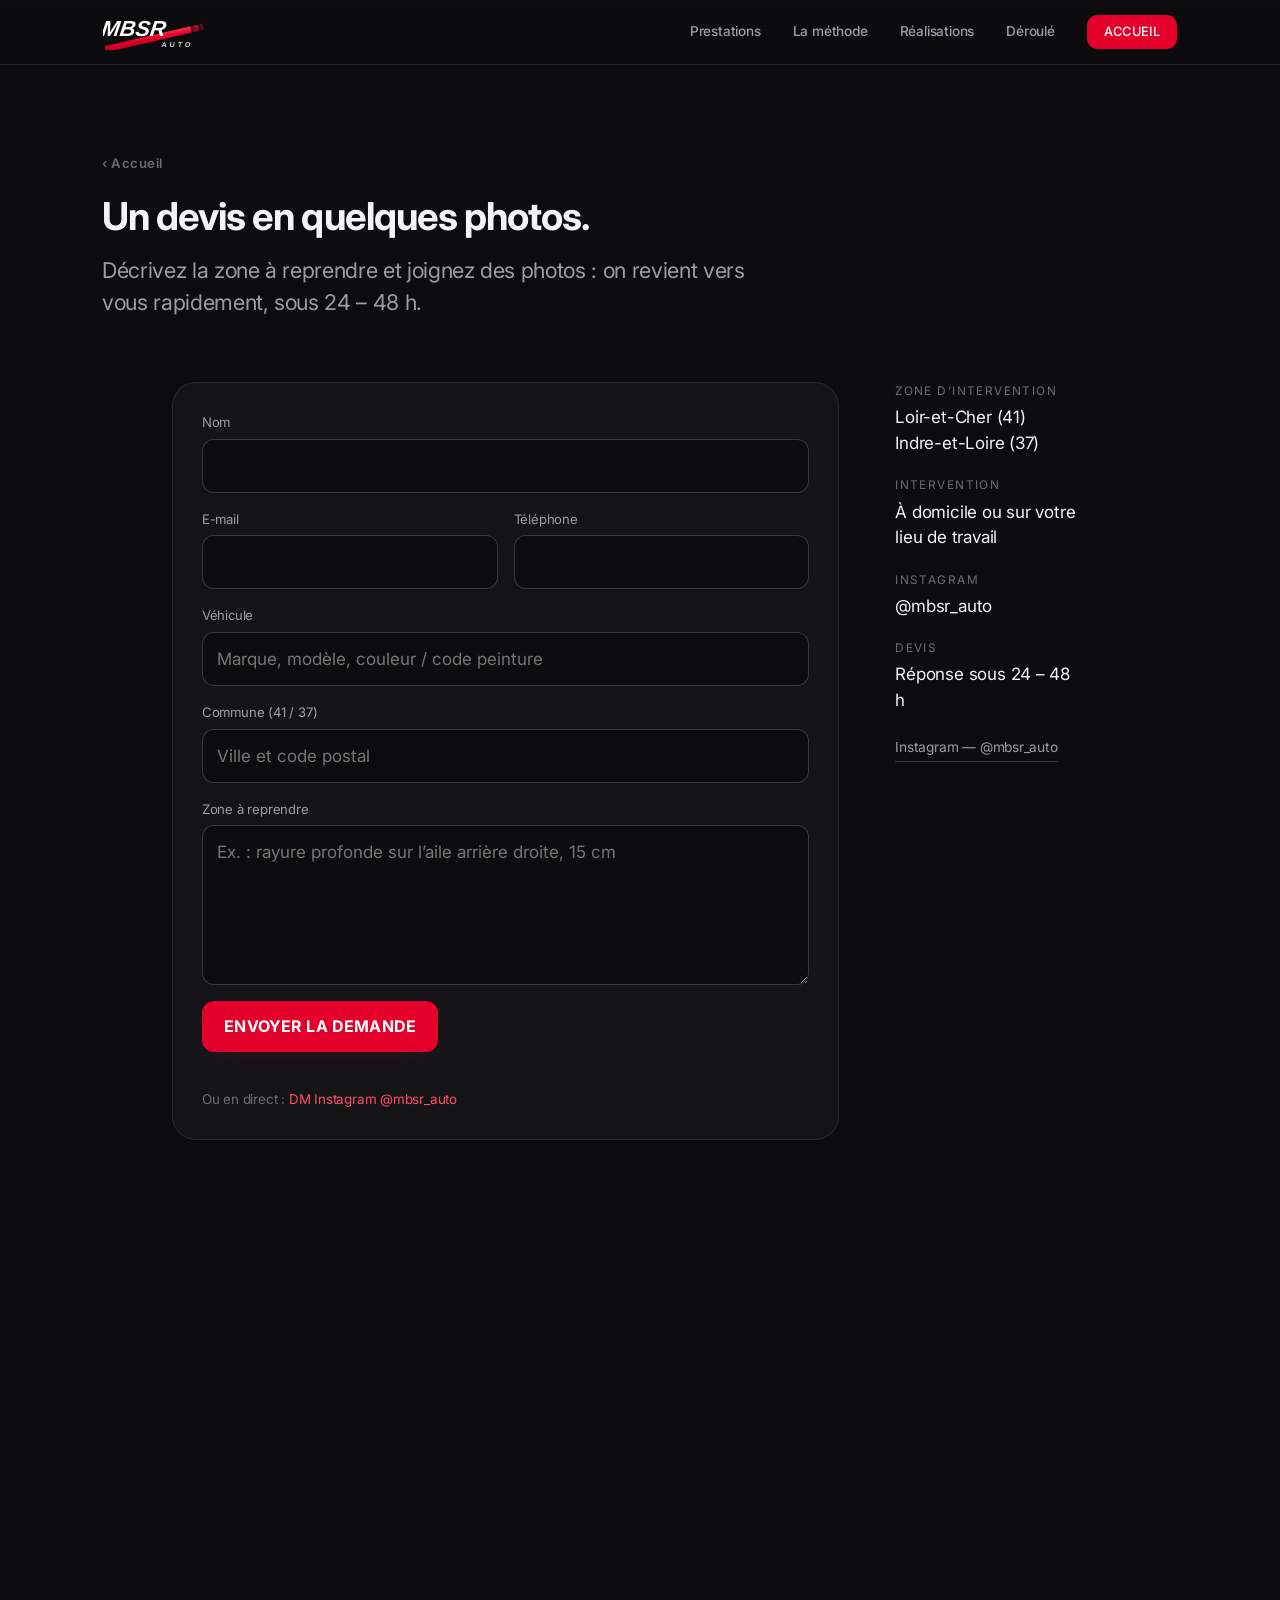
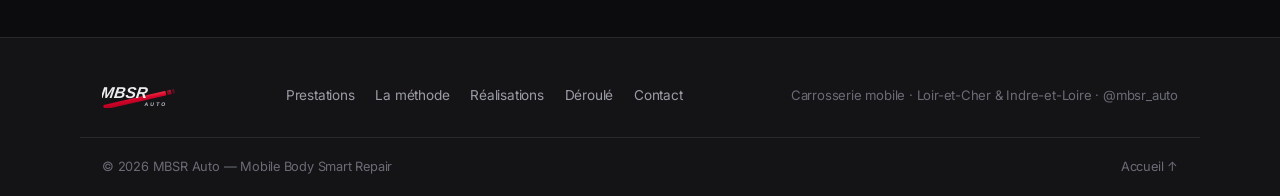
<file: contact.html>
<!DOCTYPE html>
<html lang="fr">
<head>
<meta charset="UTF-8" />
<meta name="viewport" content="width=device-width, initial-scale=1" />
<title>Devis & contact — MBSR Auto</title>
<meta name="description" content="Demandez un devis à MBSR Auto — Mobile Body Smart Repair. Rayures, jantes, retouches peinture, phares. Intervention à domicile en Loir-et-Cher (41) et Indre-et-Loire (37)." />
<meta name="theme-color" content="#0c0c0e" />
<link rel="icon" href="assets/favicon.svg" type="image/svg+xml" />
<link rel="canonical" href="https://mbsr-lilac.vercel.app/contact" />
<meta property="og:title" content="Devis & contact — MBSR Auto" />
<meta property="og:description" content="Demandez un devis : rayures, jantes, retouches peinture. On intervient chez vous en 41 et 37." />
<meta property="og:image" content="assets/img/redpaint.jpg" />
<meta property="og:type" content="website" />
<meta property="og:locale" content="fr_FR" />
<link rel="preconnect" href="https://fonts.googleapis.com" />
<link rel="preconnect" href="https://fonts.gstatic.com" crossorigin />
<link href="https://fonts.googleapis.com/css2?family=Inter:wght@400;500;600;700;800&display=swap" rel="stylesheet" />
<link rel="stylesheet" href="assets/styles.css?v=8" />
</head>
<body>
<a class="skip-link" href="#main">Aller au contenu</a>

<header class="hd stuck" id="hd">
  <div class="hd-in">
    <a href="/" class="hd-logo" aria-label="MBSR Auto — accueil">
      <img src="assets/logo-mbsr.svg" alt="MBSR Auto — Mobile Body Smart Repair" width="140" height="48" />
    </a>
    <nav class="nav" id="nav" aria-label="Navigation principale">
      <a href="/#prestations">Prestations</a>
      <a href="/#methode">La méthode</a>
      <a href="/#realisations">Réalisations</a>
      <a href="/#etapes">Déroulé</a>
      <a href="/" class="nav-cta">Accueil</a>
    </nav>
    <button class="burger" id="burger" aria-expanded="false" aria-controls="nav" aria-label="Menu"><span></span><span></span></button>
  </div>
</header>

<main id="main">
<span id="top"></span>

<section class="contact contact-page">
  <div class="narrow">
    <p class="backrow"><a href="/" class="back-lk">‹ Accueil</a></p>
    <h2>Un devis en quelques photos.</h2>
    <p class="big-p">Décrivez la zone à reprendre et joignez des photos : on revient vers vous rapidement, sous 24 – 48 h.</p>
  </div>

  <div class="contact-grid">
    <form class="cform" id="cform" novalidate>
      <div class="fld"><label for="f-name">Nom</label><input id="f-name" name="name" type="text" autocomplete="name" required /></div>
      <div class="fld2">
        <div class="fld"><label for="f-email">E-mail</label><input id="f-email" name="email" type="email" autocomplete="email" required /></div>
        <div class="fld"><label for="f-phone">Téléphone</label><input id="f-phone" name="phone" type="tel" autocomplete="tel" /></div>
      </div>
      <div class="fld"><label for="f-veh">Véhicule</label><input id="f-veh" name="vehicle" type="text" placeholder="Marque, modèle, couleur / code peinture" /></div>
      <div class="fld"><label for="f-city">Commune (41 / 37)</label><input id="f-city" name="city" type="text" placeholder="Ville et code postal" /></div>
      <div class="fld"><label for="f-msg">Zone à reprendre</label><textarea id="f-msg" name="message" rows="5" placeholder="Ex. : rayure profonde sur l’aile arrière droite, 15 cm" required></textarea></div>
      <button type="submit" class="btn">Envoyer la demande</button>
      <p class="fnote" id="fnote" role="status"></p>
      <p class="falt">Ou en direct : <a href="https://www.instagram.com/mbsr_auto/" target="_blank" rel="noopener">DM Instagram @mbsr_auto</a></p>
    </form>

    <aside class="cinfo">
      <dl>
        <div><dt>Zone d’intervention</dt><dd>Loir-et-Cher (41)<br />Indre-et-Loire (37)</dd></div>
        <div><dt>Intervention</dt><dd>À domicile ou sur votre lieu de travail</dd></div>
        <div><dt>Instagram</dt><dd><a href="https://www.instagram.com/mbsr_auto/" target="_blank" rel="noopener">@mbsr_auto</a></dd></div>
        <div><dt>Devis</dt><dd>Réponse sous 24 – 48 h</dd></div>
      </dl>
      <div class="socials">
        <a href="https://www.instagram.com/mbsr_auto/" target="_blank" rel="noopener">Instagram — @mbsr_auto</a>
      </div>
    </aside>
  </div>

  <div class="map">
    <iframe title="Zone d’intervention — Loir-et-Cher et Indre-et-Loire" loading="lazy" referrerpolicy="no-referrer-when-downgrade"
      src="https://www.openstreetmap.org/export/embed.html?bbox=0.35%2C47.00%2C1.75%2C47.75&layer=mapnik&marker=47.37%2C1.05"></iframe>
  </div>
</section>
</main>

<footer class="ft">
  <div class="ft-in">
    <img src="assets/logo-mbsr.svg" alt="MBSR Auto" width="132" height="42" />
    <nav class="ft-nav" aria-label="Pied de page">
      <a href="/#prestations">Prestations</a><a href="/#methode">La méthode</a><a href="/#realisations">Réalisations</a><a href="/#etapes">Déroulé</a><a href="/contact">Contact</a>
    </nav>
    <p class="ft-meta">Carrosserie mobile · Loir-et-Cher &amp; Indre-et-Loire · <a href="https://www.instagram.com/mbsr_auto/" target="_blank" rel="noopener">@mbsr_auto</a></p>
  </div>
  <div class="ft-bot"><p>© <span id="year"></span> MBSR Auto — Mobile Body Smart Repair</p><p><a href="/">Accueil ↑</a></p></div>
</footer>

<script src="assets/main.js?v=6" defer></script>
</body>
</html>
</file>
<file: assets/styles.css>
/* ===================== Tokens (dark · sport red) ===================== */
:root {
  --bg: #0c0c0e;
  --bg-alt: #141417;
  --bg-3: #1a1a1e;
  --ink: #f4f4f6;
  --ink-2: #9c9ca6;
  --ink-3: #6b6b76;
  --hair: rgba(255, 255, 255, .09);
  --hair-2: rgba(255, 255, 255, .18);
  --sec: #0c0c0e;
  --sec-2: #101014;
  --accent: #e4002b;
  --accent-2: #ff4d5f;
  --accent-ink: #ffffff;
  --accent-glow: rgba(228, 0, 43, .18);
  --wrap: 1120px;
  --narrow: 720px;
  --font: "Inter", -apple-system, BlinkMacSystemFont, "Segoe UI", Roboto, "Helvetica Neue", Arial, sans-serif;
  --ease: cubic-bezier(.28, .11, .32, 1);
  --r: 24px;
}
* { box-sizing: border-box; }
html { -webkit-text-size-adjust: 100%; scroll-behavior: smooth; scroll-padding-top: 80px; color-scheme: dark; }
@media (prefers-reduced-motion: reduce) { html { scroll-behavior: auto; } }
body {
  margin: 0; background: var(--bg); color: var(--ink);
  font-family: var(--font); font-size: 17px; line-height: 1.55;
  letter-spacing: -.012em; -webkit-font-smoothing: antialiased; text-rendering: optimizeLegibility;
  overflow-x: hidden;
}
img, svg, iframe { display: block; max-width: 100%; }
a { color: inherit; text-decoration: none; }
h1, h2, h3 { margin: 0; font-weight: 700; letter-spacing: -.03em; line-height: 1.05; }
h1 { font-size: clamp(2.7rem, 1.5rem + 4.6vw, 5rem); font-weight: 800; }
h2 { font-size: clamp(1.65rem, 1.15rem + 2vw, 2.4rem); letter-spacing: -.025em; }
h3 { font-size: 1.15rem; letter-spacing: -.02em; }
p { margin: 0; }

.skip-link { position: absolute; left: 12px; top: -60px; z-index: 200; background: var(--accent); color: var(--accent-ink); padding: 10px 16px; border-radius: 10px; font-weight: 600; transition: top .2s var(--ease); }
.skip-link:focus { top: 12px; }
:focus-visible { outline: 2px solid var(--accent); outline-offset: 3px; border-radius: 6px; }

.eyebrow { font-size: .72rem; font-weight: 700; letter-spacing: .2em; text-transform: uppercase; color: var(--accent-2); margin: 0 0 1rem; }
.eyebrow::before { content: ""; display: inline-block; width: 22px; height: 2px; background: var(--accent); vertical-align: middle; margin-right: .7rem; transform: translateY(-1px); }
.big-p { font-size: clamp(1.05rem, 1rem + .5vw, 1.35rem); line-height: 1.46; color: var(--ink-2); letter-spacing: -.016em; }
.sec-head { max-width: var(--wrap); margin: 0 auto clamp(2rem, 1.6rem + 2vw, 3rem); padding: 0 22px; }
.sec-head h2 { max-width: 20ch; }
.narrow { max-width: var(--wrap); margin: 0 auto; padding-inline: 22px; }
.narrow h2 { max-width: 20ch; }
.narrow .big-p { margin: 1.2rem 0 0; max-width: 52ch; }

.lk { color: var(--accent-2); font-weight: 600; letter-spacing: -.01em; }
.lk:hover { text-decoration: underline; text-underline-offset: 3px; }
.btn {
  display: inline-flex; align-items: center; justify-content: center;
  padding: .82rem 1.4rem; border-radius: 12px; font: inherit; font-weight: 700; font-size: 1rem;
  letter-spacing: .01em; text-transform: uppercase;
  background: var(--accent); color: var(--accent-ink); border: 0; cursor: pointer;
  box-shadow: 0 8px 24px -10px var(--accent-glow);
  transition: filter .18s var(--ease), transform .18s var(--ease);
}
.btn:hover { filter: brightness(1.1); }
.btn:active { transform: scale(.98); }

/* ===================== Header (barre en haut → îlot flottant au scroll) ===================== */
.hd { position: sticky; top: 0; z-index: 100; padding-top: 0; background: linear-gradient(180deg, rgba(12, 12, 14, .92), rgba(12, 12, 14, 0)); transition: background .3s var(--ease), padding-top .32s var(--ease); }
.hd.stuck { background: transparent; padding-top: 16px; }
.hd-in {
  max-width: var(--wrap); margin: 0 auto; padding: 0 22px; height: 64px;
  display: flex; align-items: center; justify-content: space-between; gap: 1.5rem;
  border: 1px solid transparent; border-radius: 0;
  transition: max-width .42s var(--ease), height .3s var(--ease),
    padding .3s var(--ease), background .3s var(--ease), border-color .3s var(--ease),
    border-radius .42s var(--ease), box-shadow .3s var(--ease);
}
.hd.stuck .hd-in {
  max-width: min(960px, calc(100% - 28px));
  height: 54px; padding: 0 12px 0 20px;
  background: rgba(19, 19, 23, .72); backdrop-filter: saturate(180%) blur(22px);
  border-color: var(--hair-2); border-radius: 100px;
  box-shadow: 0 16px 38px -16px rgba(0, 0, 0, .7);
}
.hd-logo img { height: 36px; width: auto; }
.nav { display: flex; align-items: center; gap: 2rem; }
.nav > a { font-size: .85rem; font-weight: 500; color: var(--ink-2); transition: color .15s var(--ease); }
.nav > a:hover { color: var(--ink); }
.nav-cta { padding: .42rem 1.05rem; background: var(--accent); color: var(--accent-ink) !important; border-radius: 10px; font-weight: 700; text-transform: uppercase; letter-spacing: .03em; font-size: .8rem !important; }
.nav-cta:hover { filter: brightness(1.1); }
.burger { display: none; width: 40px; height: 40px; border: 1px solid var(--hair-2); border-radius: 10px; background: transparent; cursor: pointer; padding: 0; }
.burger span { display: block; width: 17px; height: 1.5px; background: var(--ink); margin: 3px auto; transition: transform .25s var(--ease), opacity .2s var(--ease); }
.burger[aria-expanded="true"] span:nth-child(1) { transform: translateY(2.3px) rotate(45deg); }
.burger[aria-expanded="true"] span:nth-child(2) { transform: translateY(-2.3px) rotate(-45deg); }

/* ===================== Hero ===================== */
.hero {
  position: relative; overflow: hidden; isolation: isolate;
  min-height: min(88vh, 760px);
  display: flex; align-items: flex-end;
  padding: 0; text-align: left;
}
.hero-bg {
  position: absolute; inset: 0; z-index: -2;
  width: 100%; height: 100%;
  object-fit: cover; object-position: 50% 45%;
  will-change: transform;
}
.hero::after {
  content: ""; position: absolute; inset: 0; z-index: -1; pointer-events: none;
  background:
    linear-gradient(to right, rgba(9,9,11,.92) 0%, rgba(9,9,11,.6) 34%, rgba(9,9,11,.06) 66%, rgba(9,9,11,0) 100%),
    linear-gradient(to top, var(--bg) 0%, rgba(9,9,11,.86) 15%, rgba(9,9,11,.22) 45%, rgba(9,9,11,.1) 70%, rgba(9,9,11,.4) 100%),
    radial-gradient(58% 46% at 24% 64%, var(--accent-glow), rgba(228,0,43,0) 72%);
}
.hero-text {
  position: relative; z-index: 1;
  width: 100%; max-width: var(--wrap); margin: 0 auto;
  padding: clamp(3rem, 2rem + 6vw, 6rem) 22px clamp(2.6rem, 1.8rem + 4vw, 4.4rem);
}
.hero .eyebrow::before { display: none; }
.hero h1 { position: relative; max-width: 16ch; font-size: clamp(2.5rem, 1.4rem + 4.4vw, 4.6rem); letter-spacing: -.04em; text-wrap: balance; text-transform: uppercase; }

@supports ((-webkit-background-clip: text) or (background-clip: text)) {
  .hero h1.shine {
    background-image: linear-gradient(100deg, var(--ink) 42%, #ffd7dd 49%, #fff 52%, var(--ink) 60%);
    background-size: 300% 100%;
    background-position: 130% 0;
    -webkit-background-clip: text; background-clip: text;
    -webkit-text-fill-color: transparent; color: transparent;
    animation: shine 1.9s var(--ease) .45s 1 both;
  }
}
@keyframes shine { to { background-position: -40% 0; } }

.sparkles { position: absolute; z-index: 1; inset: 0; pointer-events: none; }
.sparkles i {
  position: absolute; left: var(--x); top: var(--y);
  width: var(--s); height: var(--s); opacity: 0;
  background:
    radial-gradient(circle, rgba(255,255,255,.95) 0 12%, transparent 46%),
    conic-gradient(from 0deg, transparent 0 8%, rgba(255,120,135,.92) 12%, transparent 16% 33%, rgba(255,120,135,.92) 37%, transparent 41% 58%, rgba(255,120,135,.92) 62%, transparent 66% 83%, rgba(255,120,135,.92) 87%, transparent 91%);
  filter: drop-shadow(0 0 5px rgba(228, 0, 43, .8));
  animation: twinkle var(--d, 4.5s) ease-in-out var(--delay, 0s) infinite;
}
@keyframes twinkle {
  0%, 100% { opacity: 0; transform: scale(.3) rotate(0deg); }
  45%, 55% { opacity: .85; transform: scale(1) rotate(25deg); }
}
@media (prefers-reduced-motion: reduce) {
  .hero h1.shine { animation: none; }
  .sparkles { display: none; }
}
.hero-sub { margin: 1.1rem 0 0; max-width: 44ch; font-size: clamp(1.05rem, 1rem + .45vw, 1.3rem); font-weight: 500; color: var(--ink); opacity: .92; letter-spacing: -.02em; line-height: 1.4; text-shadow: 0 1px 20px rgba(0, 0, 0, .5); }
.hero-links { margin-top: 1.4rem; display: flex; gap: 1.4rem; justify-content: flex-start; align-items: center; flex-wrap: wrap; font-size: 1rem; }

/* ===================== Sections base ===================== */
.crafts, .atelier, .gallery, .sinistre, .contact, .cta {
  padding: clamp(3.4rem, 2.6rem + 4vw, 5.8rem) 0;
  border-top: 1px solid var(--hair);
}
.crafts, .gallery { background: var(--sec-2); }        /* fonds alternés très discrets */
.atelier, .sinistre { background: var(--sec); }

/* ---- Prestations ---- */
.crafts-inner { max-width: var(--wrap); margin: 0 auto; padding: 0 22px; }
.crafts-inner h2 { margin-bottom: clamp(1.8rem, 1.4rem + 2vw, 2.8rem); max-width: 22ch; }
.craft-list { list-style: none; margin: 0; padding: 0; display: grid; grid-template-columns: repeat(3, 1fr); gap: 14px; counter-reset: craft; }
.craft-list li {
  counter-increment: craft;
  position: relative; overflow: hidden;
  background: var(--bg-alt); border: 1px solid var(--hair); border-radius: 18px;
  padding: 1.6rem 1.5rem 1.7rem;
  transition: border-color .25s var(--ease), background .25s var(--ease), transform .25s var(--ease);
}
.craft-list li::after {
  content: counter(craft, decimal-leading-zero);
  position: absolute; top: .9rem; right: 1.1rem;
  font-size: 2.2rem; font-weight: 800; font-style: italic; letter-spacing: -.04em;
  color: rgba(255, 255, 255, .055); transition: color .25s var(--ease);
}
.craft-list li::before {
  content: ""; position: absolute; left: 0; top: 1.5rem; bottom: 1.5rem; width: 3px;
  background: var(--accent); border-radius: 0 3px 3px 0;
  transform: scaleY(0); transform-origin: top; transition: transform .3s var(--ease);
}
.craft-list li:hover { border-color: rgba(228, 0, 43, .45); background: var(--bg-3); transform: translateY(-2px); }
.craft-list li:hover::before { transform: scaleY(1); }
.craft-list li:hover::after { color: rgba(228, 0, 43, .16); }
.craft-list h3 { margin-bottom: .45rem; padding-right: 2.2rem; }
.craft-list p { color: var(--ink-2); font-size: .92rem; }

/* ---- Méthode : image + texte côte à côte ---- */
.atelier-inner { max-width: var(--wrap); margin: 0 auto; padding: 0 22px; display: grid; grid-template-columns: 1fr 1fr; gap: clamp(2rem, 1rem + 5vw, 4.5rem); align-items: center; }
.grow-wrap { margin: 0; max-width: none; padding: 0; }
.grow-img { width: 100%; height: clamp(300px, 40vw, 480px); object-fit: cover; object-position: 50% 55%; border-radius: var(--r); border: 1px solid var(--hair); }
.atelier-copy { max-width: none; margin: 0; padding: 0; }
.atelier-copy h2 { margin: .2rem 0 1.1rem; max-width: 20ch; }
.atelier-copy .big-p { max-width: 48ch; }
.ticks { list-style: none; padding: 0; margin: 1.6rem 0; display: grid; gap: .6rem; }
.ticks li { position: relative; padding-left: 1.9rem; color: var(--ink-2); }
.ticks li::before { content: ""; position: absolute; left: 0; top: .16em; width: 1.15rem; height: 1.15rem; border-radius: 50%; background: var(--accent-glow); }
.ticks li::after { content: ""; position: absolute; left: .4rem; top: .28em; width: .3rem; height: .55rem; border: solid var(--accent-2); border-width: 0 2px 2px 0; transform: rotate(42deg); }

/* ---- Réalisations : slider + lightbox ---- */
.gallery-head { max-width: var(--wrap); margin: 0 auto clamp(1.8rem, 1.4rem + 2vw, 2.8rem); padding: 0 22px; }
.gallery-head h2 { max-width: 24ch; }
.gallery-slider { position: relative; max-width: var(--wrap); margin: 0 auto; padding: 0 22px; }
.gwrap { overflow-x: auto; scroll-snap-type: x mandatory; -webkit-overflow-scrolling: touch; scrollbar-width: none; }
.gwrap::-webkit-scrollbar { display: none; }
.gtrack { list-style: none; margin: 0; padding: 4px 0; display: flex; gap: 16px; }
.gitem { position: relative; flex: 0 0 clamp(258px, 30vw, 328px); border-radius: 16px; overflow: hidden; background: var(--bg-3); border: 1px solid var(--hair); cursor: pointer; aspect-ratio: 4 / 5; scroll-snap-align: start; }
.gitem img { width: 100%; height: 100%; object-fit: cover; transition: transform .5s var(--ease); }
.gitem:hover img { transform: scale(1.05); }
.gitem::before { content: ""; position: absolute; inset: 0; z-index: 1; border-left: 3px solid var(--accent); transform: translateX(-6px); opacity: 0; transition: transform .3s var(--ease), opacity .3s var(--ease); }
.gitem:hover::before { transform: translateX(0); opacity: 1; }
.gitem span { position: absolute; left: 0; right: 0; bottom: 0; z-index: 2; padding: 2.6rem 1.1rem 1rem; color: #fff; font-weight: 700; font-size: .95rem; display: flex; flex-direction: column; gap: .12rem; background: linear-gradient(180deg, transparent, rgba(0, 0, 0, .85)); }
.gitem em { font-style: normal; font-weight: 400; font-size: .8rem; opacity: .82; }
.gnav { position: absolute; top: calc(50% - 12px); transform: translateY(-50%); z-index: 4; width: 46px; height: 46px; display: grid; place-items: center;
  border-radius: 999px; border: 1px solid var(--hair-2); background: rgba(18, 18, 21, .82); backdrop-filter: blur(6px);
  color: #fff; font-size: 1.5rem; line-height: 1; cursor: pointer; transition: background .15s var(--ease), border-color .15s var(--ease), opacity .2s var(--ease); }
.gnav:hover { background: var(--accent); border-color: var(--accent); }
.gnav:disabled { opacity: .28; cursor: default; }
.gprev { left: -4px; } .gnext { right: -4px; }
.ghint { max-width: var(--wrap); margin: 1.4rem auto 0; padding: 0 22px; font-size: .8rem; color: var(--ink-3); letter-spacing: .04em; }
.ghint .gm { display: none; }

/* ---- Pastilles de pagination (carrousels) ---- */
.dots { display: none; justify-content: center; gap: .5rem; margin-top: 1.5rem; }
.dots button { width: 7px; height: 7px; padding: 0; border: 0; border-radius: 999px; background: var(--hair-2); cursor: pointer;
  transition: background .2s var(--ease), width .2s var(--ease); }
.dots button:hover { background: var(--ink-3); }
.dots button.on { background: var(--accent); width: 22px; }

/* ---- CTA contact (accueil) ---- */
.cta { background: var(--sec-2); }
.cta-actions { margin-top: 1.6rem; display: flex; gap: 1.4rem; align-items: center; flex-wrap: wrap; }

/* ---- Déroulé ---- */
.sinistre h2 { max-width: 24ch; }
.steps { list-style: none; padding: 0 22px; margin: clamp(2.2rem, 1.8rem + 2.5vw, 3.4rem) auto 0; max-width: var(--wrap); display: grid; grid-template-columns: repeat(3, 1fr); gap: clamp(1.4rem, 1rem + 2vw, 2.6rem); }
.steps li { position: relative; padding-left: 3.4rem; }
.steps li > span { position: absolute; left: 0; top: 0; display: grid; place-items: center; width: 40px; height: 40px; border-radius: 11px; background: var(--accent); color: var(--accent-ink); font-weight: 800; }
.steps h3 { margin-bottom: .3rem; }
.steps p { color: var(--ink-2); font-size: .93rem; }

/* ---- Contact ---- */
.contact-grid { max-width: 980px; margin: clamp(2.6rem, 2rem + 3vw, 4rem) auto 0; padding: 0 22px; display: grid; grid-template-columns: 1.15fr .85fr; gap: clamp(2rem, 1rem + 4vw, 3.5rem); align-items: start; }
.cform { background: var(--bg-alt); border: 1px solid var(--hair); border-radius: var(--r); padding: 1.8rem; }
.fld { display: flex; flex-direction: column; gap: .4rem; margin-bottom: 1rem; }
.fld2 { display: grid; grid-template-columns: 1fr 1fr; gap: 1rem; }
.fld label { font-size: .82rem; color: var(--ink-2); }
.fld input, .fld textarea { font: inherit; color: var(--ink); background: var(--bg); border: 1px solid var(--hair-2); border-radius: 12px; padding: .8rem .9rem; transition: border-color .15s var(--ease), box-shadow .15s var(--ease); }
.fld input:focus, .fld textarea:focus { outline: none; border-color: var(--accent); box-shadow: 0 0 0 3px var(--accent-glow); }
.fld textarea { resize: vertical; min-height: 120px; }
.fnote { font-size: .86rem; margin-top: .9rem; min-height: 1.2em; }
.fnote.ok { color: #63d18a; } .fnote.err { color: #f0846a; }
.falt { font-size: .84rem; color: var(--ink-3); margin-top: .4rem; }
.falt a { color: var(--accent-2); }
.falt a:hover { text-decoration: underline; text-underline-offset: 3px; }
.cinfo dl { margin: 0; display: grid; gap: 1.25rem; }
.cinfo dt { font-size: .74rem; letter-spacing: .12em; text-transform: uppercase; color: var(--ink-3); margin-bottom: .3rem; }
.cinfo dd { margin: 0; color: var(--ink); line-height: 1.5; }
.cinfo a:hover { color: var(--accent-2); }
.socials { display: flex; flex-wrap: wrap; gap: 1.3rem; margin-top: 1.5rem; }
.socials a { font-size: .86rem; color: var(--ink-2); border-bottom: 1px solid var(--hair-2); padding-bottom: 2px; }
.socials a:hover { color: var(--accent-2); border-color: var(--accent-2); }
.map { max-width: 940px; margin: clamp(2.6rem, 2rem + 3vw, 4rem) auto 0; padding: 0 22px; }
.map iframe { width: 100%; height: 340px; border: 0; border-radius: var(--r); border: 1px solid var(--hair); filter: invert(.92) hue-rotate(180deg) grayscale(.28) contrast(.95); }

/* ===================== Footer ===================== */
.ft { border-top: 1px solid var(--hair); background: var(--bg-alt); }
.ft-in { max-width: var(--wrap); margin: 0 auto; padding: 2.8rem 22px 1.8rem; display: flex; align-items: center; justify-content: space-between; flex-wrap: wrap; gap: 1.4rem; }
.ft-in img { height: 26px; width: auto; opacity: .92; }
.ft-nav { display: flex; flex-wrap: wrap; gap: 1.3rem; }
.ft-nav a { font-size: .85rem; color: var(--ink-2); }
.ft-nav a:hover { color: var(--accent-2); }
.ft-meta { font-size: .82rem; color: var(--ink-3); }
.ft-meta a:hover { color: var(--accent-2); }
.ft-bot { max-width: var(--wrap); margin: 0 auto; padding: 1.2rem 22px; border-top: 1px solid var(--hair); display: flex; justify-content: space-between; flex-wrap: wrap; gap: .6rem; }
.ft-bot p { font-size: .8rem; color: var(--ink-3); }
.ft-bot a:hover { color: var(--accent-2); }

/* ===================== Lightbox ===================== */
.lb { position: fixed; inset: 0; z-index: 300; display: none; place-items: center; background: rgba(0, 0, 0, .94); backdrop-filter: blur(4px); }
.lb.open { display: grid; }
.lb img { max-width: min(92vw, 720px); max-height: 82vh; border-radius: 12px; }
.lb-cap { position: absolute; bottom: 4vh; left: 0; right: 0; text-align: center; color: #cfcfd3; font-size: .9rem; }
.lb button { position: absolute; background: rgba(255, 255, 255, .12); border: 0; color: #fff; border-radius: 999px; cursor: pointer; transition: background .15s var(--ease); }
.lb button:hover { background: var(--accent); }
.lb-close { top: 4vh; right: 5vw; width: 44px; height: 44px; font-size: 1.05rem; }
.lb-nav { top: 50%; transform: translateY(-50%); width: 50px; height: 50px; font-size: 1.5rem; line-height: 1; }
.lb-prev { left: 3vw; } .lb-next { right: 3vw; }

/* ===================== Reveal (progressive enhancement) ===================== */
.reveal { opacity: 1; transform: none; }
html.anim .reveal:not(.in) { opacity: 0; transform: translateY(26px); }
html.anim .reveal.in { opacity: 1; transform: none; transition: opacity .8s var(--ease), transform .8s var(--ease); }

/* ===================== Contact page ===================== */
.contact-page { padding-top: clamp(3.2rem, 2rem + 5vw, 5.5rem); }
.backrow { margin: 0 0 1.4rem; font-size: .82rem; }
.back-lk { color: var(--ink-3); font-weight: 600; letter-spacing: .04em; }
.back-lk:hover { color: var(--accent-2); }

/* ===================== Responsive ===================== */
@media (max-width: 1000px) {
  .atelier-inner { grid-template-columns: 1fr; gap: clamp(1.6rem, 1rem + 3vw, 2.6rem); }
  .grow-wrap { order: -1; }
}
@media (max-width: 940px) {
  .craft-list { grid-template-columns: repeat(2, 1fr); }
  .steps { grid-template-columns: 1fr; gap: 1.8rem; max-width: 30rem; }
  .contact-grid { grid-template-columns: 1fr; }
}
@media (max-width: 720px) {
  .nav { position: fixed; inset: 64px 0 auto 0; flex-direction: column; align-items: stretch; gap: 0;
    background: rgba(12, 12, 14, .98); backdrop-filter: blur(20px); border-bottom: 1px solid var(--hair);
    padding: .5rem 22px 1.4rem; transform: translateY(-130%); transition: transform .35s var(--ease); }
  .nav.open { transform: translateY(0); }
  .nav > a { padding: .95rem 0; border-bottom: 1px solid var(--hair); font-size: 1rem; }
  .nav-cta { margin-top: 1rem; text-align: center; border-bottom: 0; }
  .burger { display: block; }

  /* prestations : carrousel horizontal + pastilles au lieu de 6 blocs empilés */
  .craft-list { display: flex; grid-template-columns: none; gap: 12px; max-width: none;
    background: transparent; border: 0; border-radius: 0; overflow: visible;
    overflow-x: auto; scroll-snap-type: x mandatory; -webkit-overflow-scrolling: touch;
    scrollbar-width: none; padding: 4px 4vw; margin-inline: -4vw; }
  .craft-list::-webkit-scrollbar { display: none; }
  .craft-list li { flex: 0 0 84%; scroll-snap-align: center; border: 1px solid var(--hair);
    border-radius: var(--r); background: var(--bg-alt); }
  .crafts .dots { display: flex; }

  /* réalisations : swipe plein cadre, flèches masquées, pastilles visibles */
  .gallery-slider { padding-inline: 0; }
  .gwrap { scroll-snap-type: x mandatory; padding-inline: 4vw; }
  .gitem { flex: 0 0 82%; scroll-snap-align: center; }
  .gnav { display: none; }
  .gallery .dots { display: flex; }
  .ghint { text-align: center; }
  .ghint .gd { display: none; }
  .ghint .gm { display: inline; }
}
@media (max-width: 560px) {
  .fld2 { grid-template-columns: 1fr; }
  .hero-links { flex-direction: column; gap: .8rem; }
  .cta-actions { flex-direction: column; align-items: flex-start; gap: .9rem; }
}

/* ===================== Rideau de garage (intro) ===================== */
#shutter {
  position: fixed; inset: -2px 0 0; z-index: 500; overflow: hidden;
  display: grid; place-items: center;
  background: #121216; will-change: transform;
  animation: doorUp 1.75s cubic-bezier(.5, .02, .16, 1) .95s forwards;
}
#shutter.gone, html.shutter-seen #shutter { display: none; }
#shutter::before {                 /* tôle nervurée, panneaux marqués */
  content: ""; position: absolute; inset: 0; z-index: 0;
  background:
    radial-gradient(130% 55% at 50% 6%, rgba(255,255,255,.09), rgba(255,255,255,0) 60%),
    linear-gradient(90deg, rgba(0,0,0,.66) 0, rgba(0,0,0,0) 16%, rgba(0,0,0,0) 84%, rgba(0,0,0,.66) 100%),
    linear-gradient(180deg, rgba(255,255,255,.05) 0, rgba(255,255,255,0) 22%, rgba(0,0,0,.44) 100%),
    repeating-linear-gradient(180deg,
      #3a3a44 0, #3a3a44 2px,
      #262630 2px, #1d1d26 9px,
      #14141b 34px,
      #0c0c12 43px,
      #050508 45px, #000 47px);
}
#shutter::after {                  /* lèvre basse + ombre portée qui balaie la page */
  content: ""; position: absolute; left: 0; right: 0; bottom: -40px; height: 40px; z-index: 2;
  background: linear-gradient(180deg, #0b0b0c, #030304);
  border-top: 2px solid #35353d;
  box-shadow: 0 28px 66px 14px rgba(0,0,0,.9);
}
.shutter-plate {
  position: relative; z-index: 3; width: min(288px, 58vw); text-align: center;
  opacity: 0; transform: translateY(12px) scale(.97);
  animation: shutterPlate .55s var(--ease) .18s forwards;
}
.shutter-plate img { width: 100%; height: auto; filter: drop-shadow(0 8px 20px rgba(0,0,0,.7)); }
.shutter-plate .bar { display: block; width: 110px; height: 4px; margin: 1.1rem auto 0; background: var(--accent); border-radius: 3px; box-shadow: 0 0 18px rgba(228,0,43,.6); }
/* halo de lumière qui « entre » quand le rideau se lève */
#shutterGlow {
  position: fixed; left: 0; right: 0; top: 0; height: 62vh; z-index: 499; pointer-events: none;
  background: linear-gradient(180deg, rgba(255,244,235,.32) 0, rgba(255,244,235,.08) 42%, rgba(255,244,235,0) 78%);
  opacity: 0; transform: translateY(-26%);
  animation: shutterGlow 1.15s var(--ease) 1.55s forwards;
}
#shutterGlow.gone, html.shutter-seen #shutterGlow { display: none; }
@keyframes shutterPlate { to { opacity: 1; transform: none; } }
@keyframes doorUp {
  0%   { transform: translateY(0); }
  16%  { transform: translateY(0); }        /* pose */
  100% { transform: translateY(-101%); }    /* montée franche, sans rebond */
}
@keyframes shutterGlow {
  0%   { opacity: 0; transform: translateY(-30%); }
  38%  { opacity: 1; }
  100% { opacity: 0; transform: translateY(12%); }
}
@media (prefers-reduced-motion: reduce) { #shutterGlow { display: none; } }
@media (prefers-reduced-motion: reduce) { #shutter { display: none; } }
</file>
